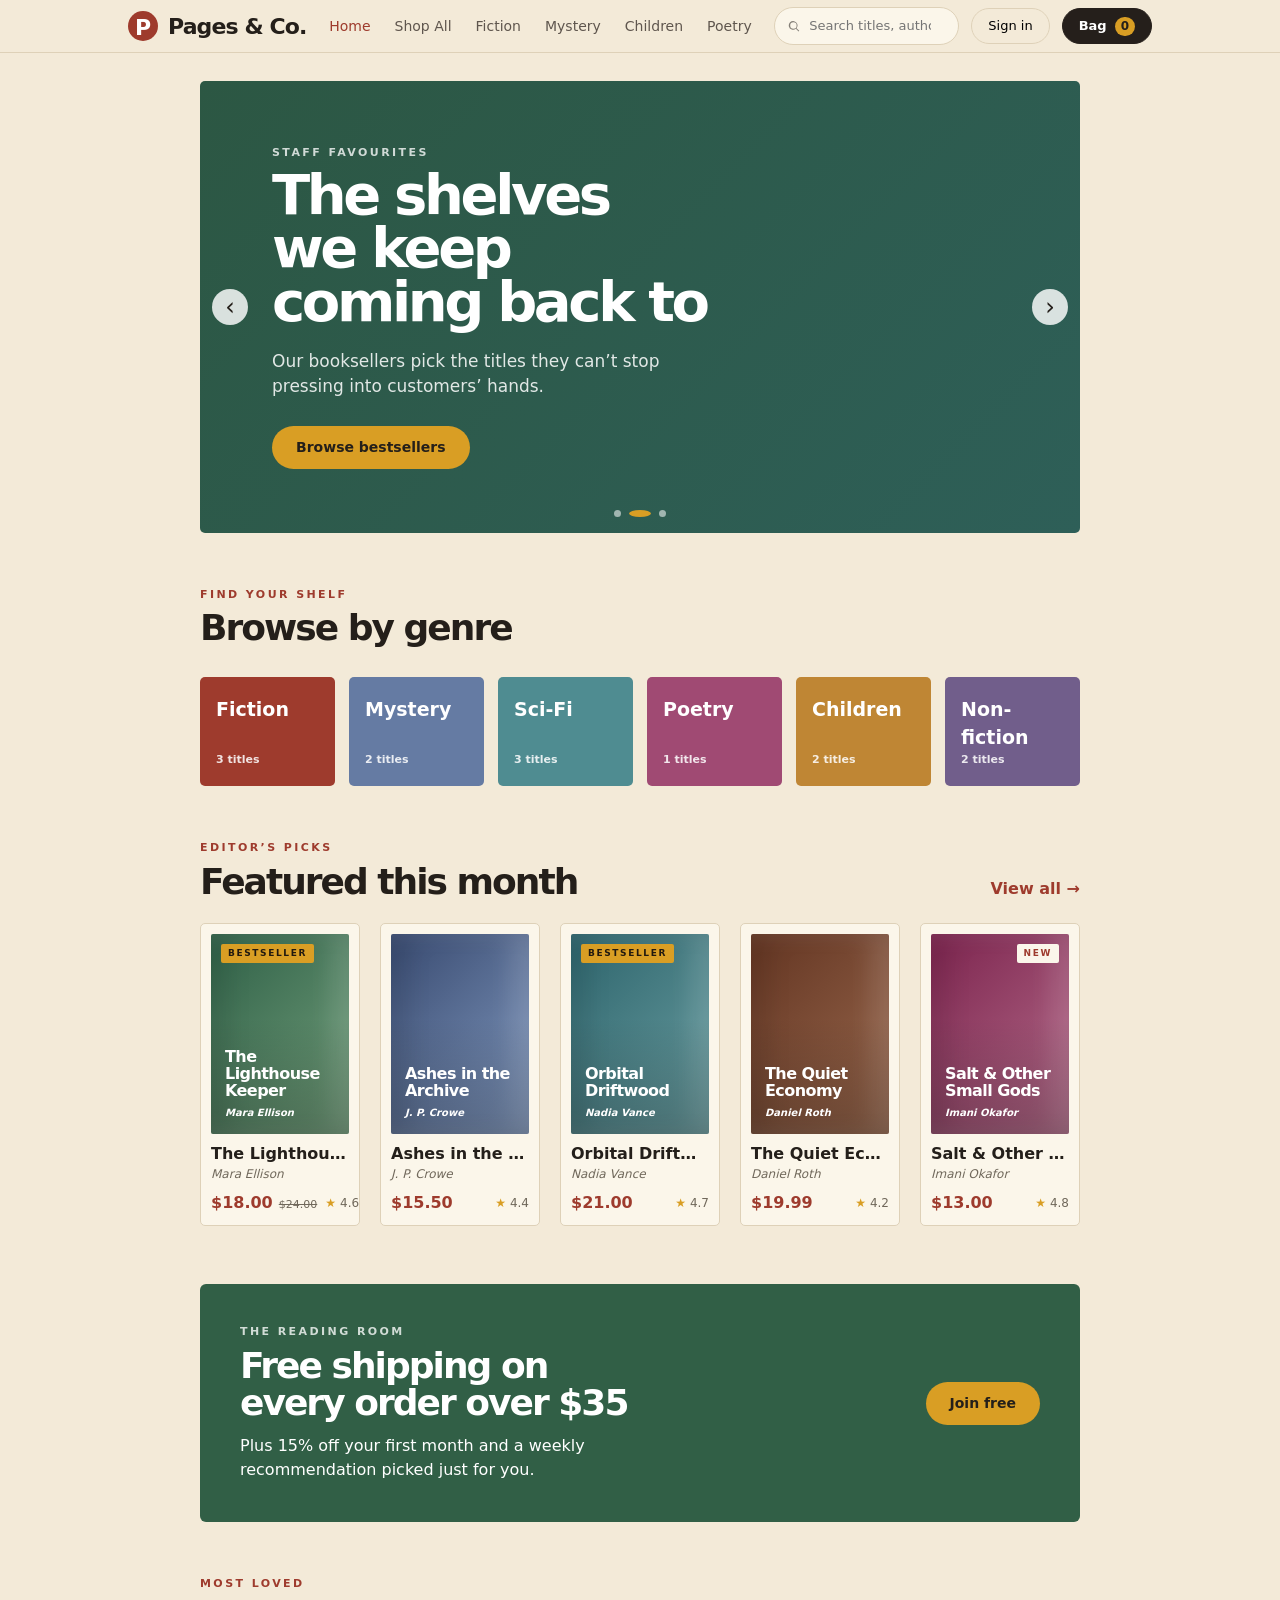
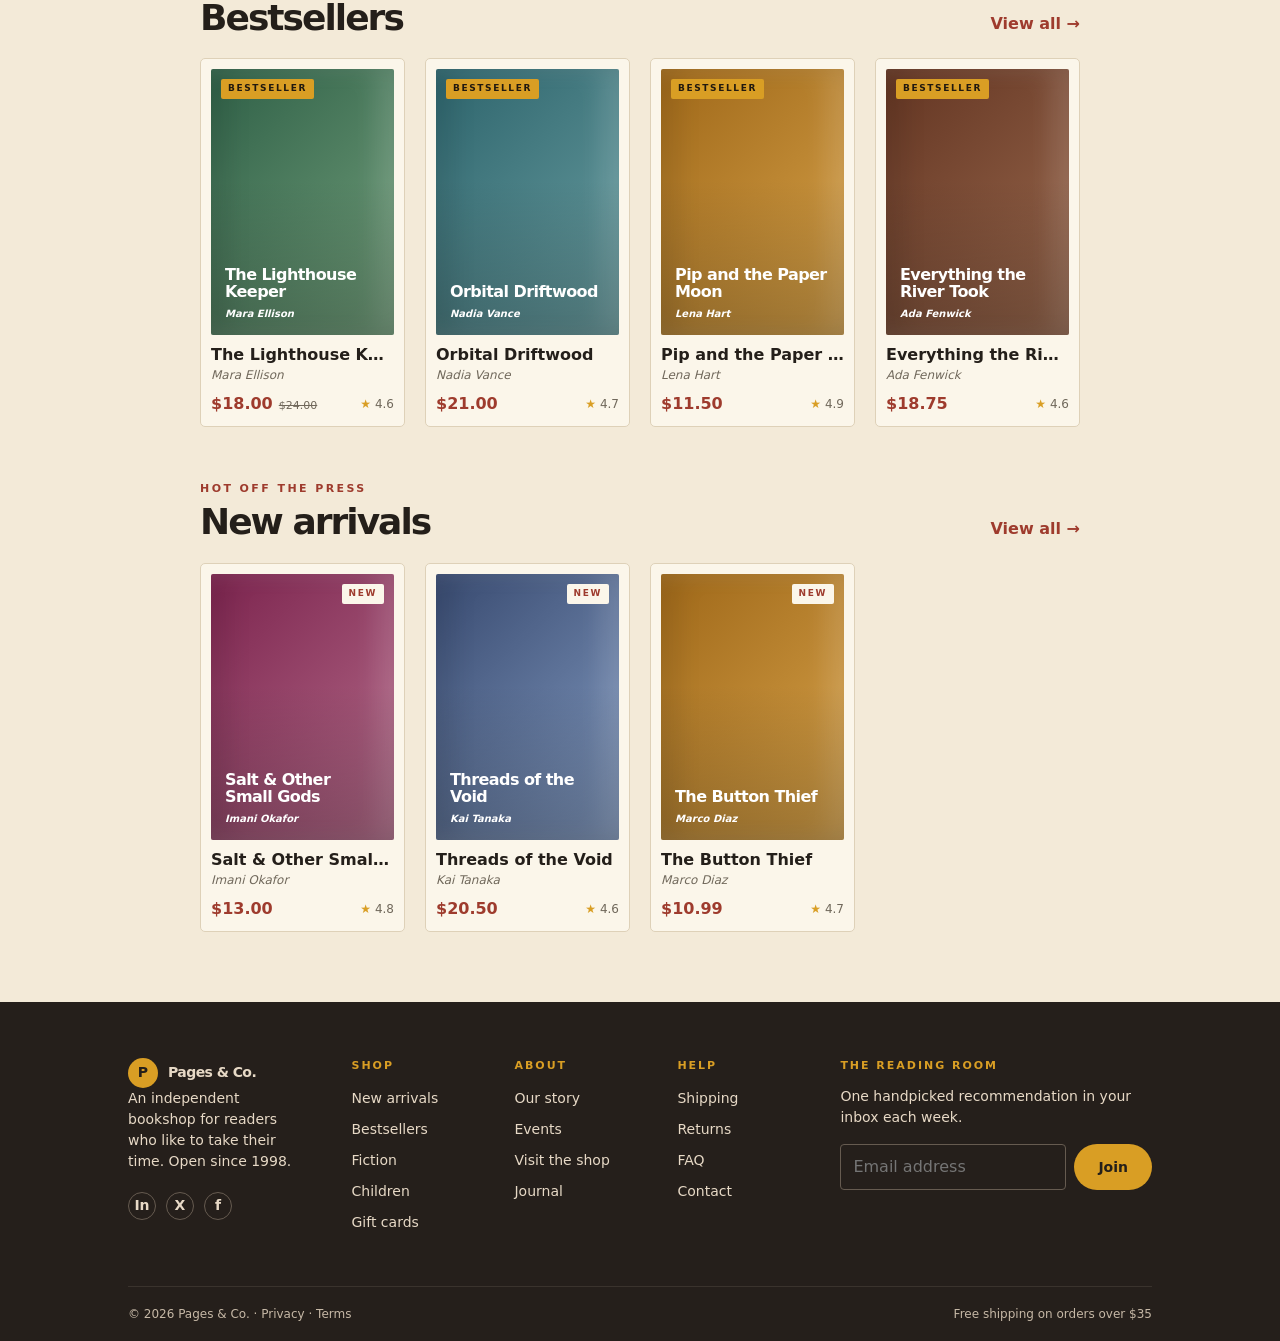
<file: index.html>
<!doctype html>
<html lang="en">
<head>
  <meta charset="utf-8" />
  <meta name="viewport" content="width=device-width, initial-scale=1.0" />

  <title>Pages & Co. | Home</title>
  <link rel="stylesheet" href="css/base/variables.css" />
  <link rel="stylesheet" href="css/base/reset.css" />
  <link rel="stylesheet" href="css/base/layout.css" />
  <link rel="stylesheet" href="css/base/typography.css" />
  <link rel="stylesheet" href="css/base/buttons.css" />
  <link rel="stylesheet" href="css/components/header.css" />
  <link rel="stylesheet" href="css/components/footer.css" />
  <link rel="stylesheet" href="css/components/book-card.css" />
  <link rel="stylesheet" href="css/components/modal.css" />
  <link rel="stylesheet" href="css/pages/home.css" />
  <link rel="stylesheet" href="css/responsive.css" />

</head>

<body data-page="home">
  <a class="skip-link" href="#main">Skip to content</a>
  
  <div id="site-header"></div>

  <main id="main">
    <section class="hero-slider container" aria-label="Staff favourites">
      <button class="slider-btn slider-prev" type="button" aria-label="Previous slide">‹</button>
      <div class="hero-content">
        <p class="eyebrow light">Staff favourites</p>
        <h1 id="hero-title">The shelves<br />we keep<br />coming back to</h1>
        <p id="hero-text">Our booksellers pick the titles they can’t stop pressing into customers’ hands.</p>
        <a class="btn btn-gold" href="books.html">Browse bestsellers</a>
      </div>
      <button class="slider-btn slider-next" type="button" aria-label="Next slide">›</button>
      <div class="slider-dots" aria-label="Slider pagination">
        <button class="dot" type="button" aria-label="Slide 1"></button>
        <button class="dot active" type="button" aria-label="Slide 2"></button>
        <button class="dot" type="button" aria-label="Slide 3"></button>
      </div>
    </section>

    <section class="section container genre-section" aria-labelledby="genre-title">
      <p class="eyebrow">Find your shelf</p>
      <h2 id="genre-title">Browse by genre</h2>
      <div class="genre-grid" id="genre-grid"></div>
    </section>

    <section class="section container product-section" aria-labelledby="featured-title">
      <div class="section-head">
        <div>
          <p class="eyebrow">Editor’s picks</p>
          <h2 id="featured-title">Featured this month</h2>
        </div>
        <a href="books.html">View all →</a>
      </div>
      <div class="book-grid book-grid-five" id="featured-grid"></div>
    </section>

    <section class="promo container" aria-label="Reading room promotion">
      <div>
        <p class="eyebrow light">The reading room</p>
        <h2>Free shipping on<br />every order over $35</h2>
        <p>Plus 15% off your first month and a weekly recommendation picked just for you.</p>
      </div>
      <button class="btn btn-gold" type="button" data-newsletter-trigger>Join free</button>
    </section>

    <section class="section container product-section" aria-labelledby="bestseller-title">
      <div class="section-head">
        <div>
          <p class="eyebrow">Most loved</p>
          <h2 id="bestseller-title">Bestsellers</h2>
        </div>
        <a href="books.html?filter=bestseller">View all →</a>
      </div>
      <div class="book-grid book-grid-four" id="bestseller-grid"></div>
    </section>

    <section class="section container product-section" aria-labelledby="new-title">
      <div class="section-head">
        <div>
          <p class="eyebrow">Hot off the press</p>
          <h2 id="new-title">New arrivals</h2>
        </div>
        <a href="books.html?filter=new">View all →</a>
      </div>
      <div class="book-grid book-grid-four" id="new-grid"></div>
    </section>
  </main>

  <div id="site-footer"></div>
  <div id="login-modal-root"></div>
  <script defer src="js/data/books.js"></script>
  <script defer src="js/utils/dom.js"></script>
  <script defer src="js/components/toast.js"></script>
  <script defer src="js/components/header.js"></script>
  <script defer src="js/components/footer.js"></script>
  <script defer src="js/components/login-modal.js"></script>
  <script defer src="js/components/bag.js"></script>
  <script defer src="js/components/book-card.js"></script>
  <script defer src="js/main.js"></script> 
  <script defer src="js/pages/home.js"></script>

</body>
</html>
</file>
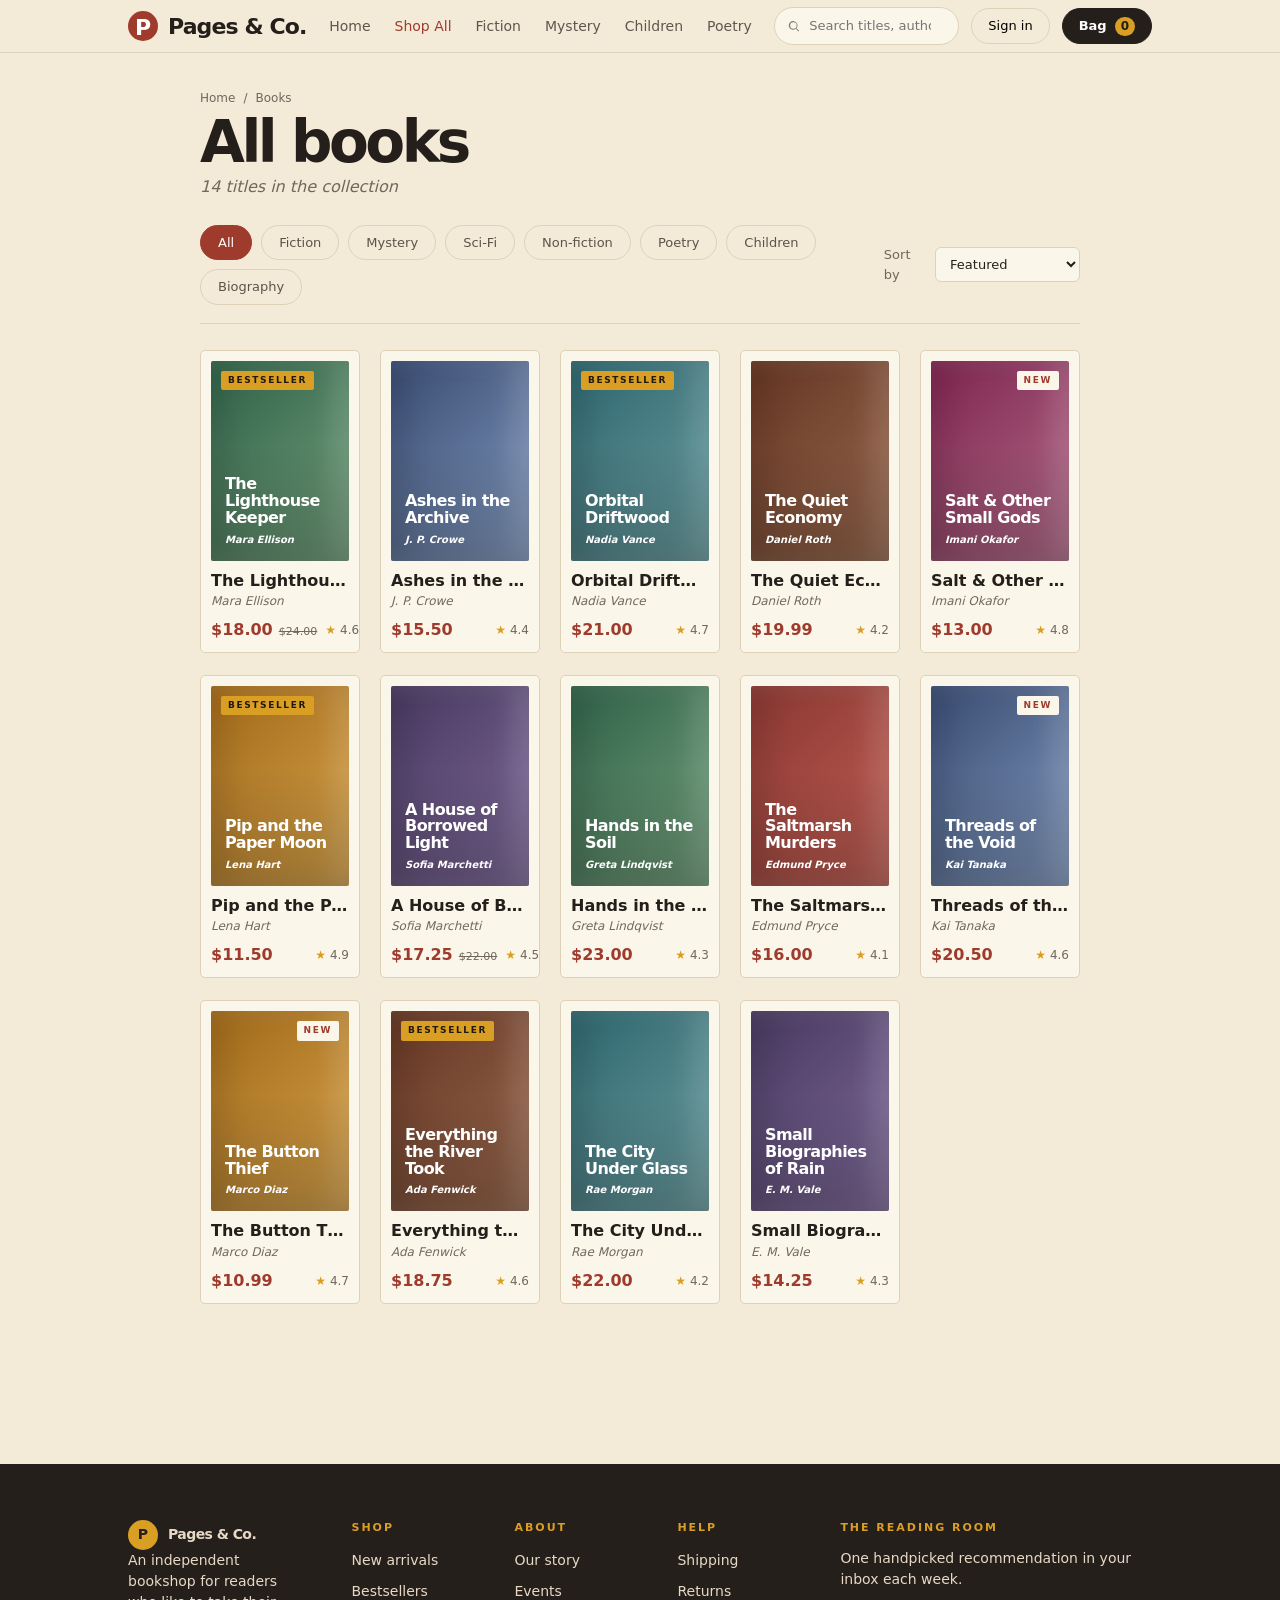
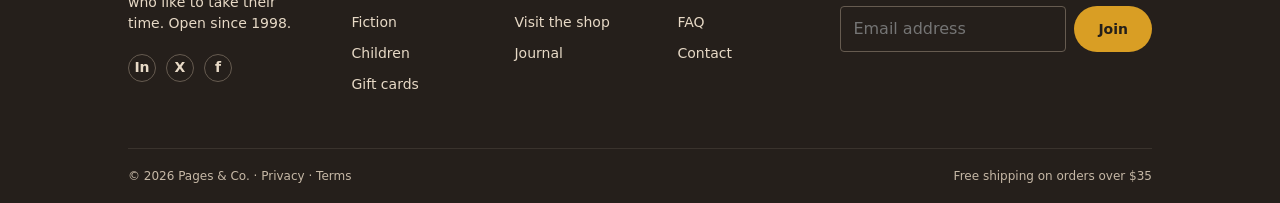
<file: books.html>
<!doctype html>
<html lang="en">
<head>
  <meta charset="utf-8" />
  <meta name="viewport" content="width=device-width, initial-scale=1" />
  <title>Pages & Co. | All books</title>
  <link rel="stylesheet" href="css/base/variables.css" />
  <link rel="stylesheet" href="css/base/reset.css" />
  <link rel="stylesheet" href="css/base/layout.css" />
  <link rel="stylesheet" href="css/base/typography.css" />
  <link rel="stylesheet" href="css/base/buttons.css" />
  <link rel="stylesheet" href="css/components/header.css" />
  <link rel="stylesheet" href="css/components/footer.css" />
  <link rel="stylesheet" href="css/components/book-card.css" />
  <link rel="stylesheet" href="css/components/modal.css" />
  <link rel="stylesheet" href="css/pages/books.css" />
  <link rel="stylesheet" href="css/responsive.css" />
</head>
<body data-page="books">
  <a class="skip-link" href="#main">Skip to content</a>
  <div id="site-header"></div>

  <main id="main" class="container list-page">
    <nav class="breadcrumb" aria-label="Breadcrumb">
      <a href="index.html">Home</a><span>/</span><span>Books</span>
    </nav>

    <header class="page-title-row">
      <div>
        <h1>All books</h1>
        <p><span id="book-count">14</span> titles in the collection</p>
      </div>
    </header>

    <section class="catalog-toolbar" aria-label="Book controls">
      <div class="filter-pills" id="filter-pills"></div>
      <label class="sort-control">
        <span>Sort by</span>
        <select id="sort-select" aria-label="Sort books">
          <option value="featured">Featured</option>
          <option value="price-low">Price: Low to high</option>
          <option value="price-high">Price: High to low</option>
          <option value="rating">Rating</option>
          <option value="newest">Newest</option>
        </select>
      </label>
    </section>

    <section aria-label="Book results">
      <div class="book-grid catalog-grid" id="catalog-grid"></div>
      <p class="empty-state" id="empty-state" hidden>No books match your search.</p>
    </section>
  </main>

  <div id="site-footer"></div>
  <div id="login-modal-root"></div>
  <script defer src="js/data/books.js"></script>
  <script defer src="js/utils/dom.js"></script>
  <script defer src="js/components/toast.js"></script>
  <script defer src="js/components/header.js"></script>
  <script defer src="js/components/footer.js"></script>
  <script defer src="js/components/login-modal.js"></script>
  <script defer src="js/components/bag.js"></script>
  <script defer src="js/components/book-card.js"></script>
  <script defer src="js/main.js"></script>
  <script defer src="js/pages/books.js"></script>
</body>
</html>
</file>
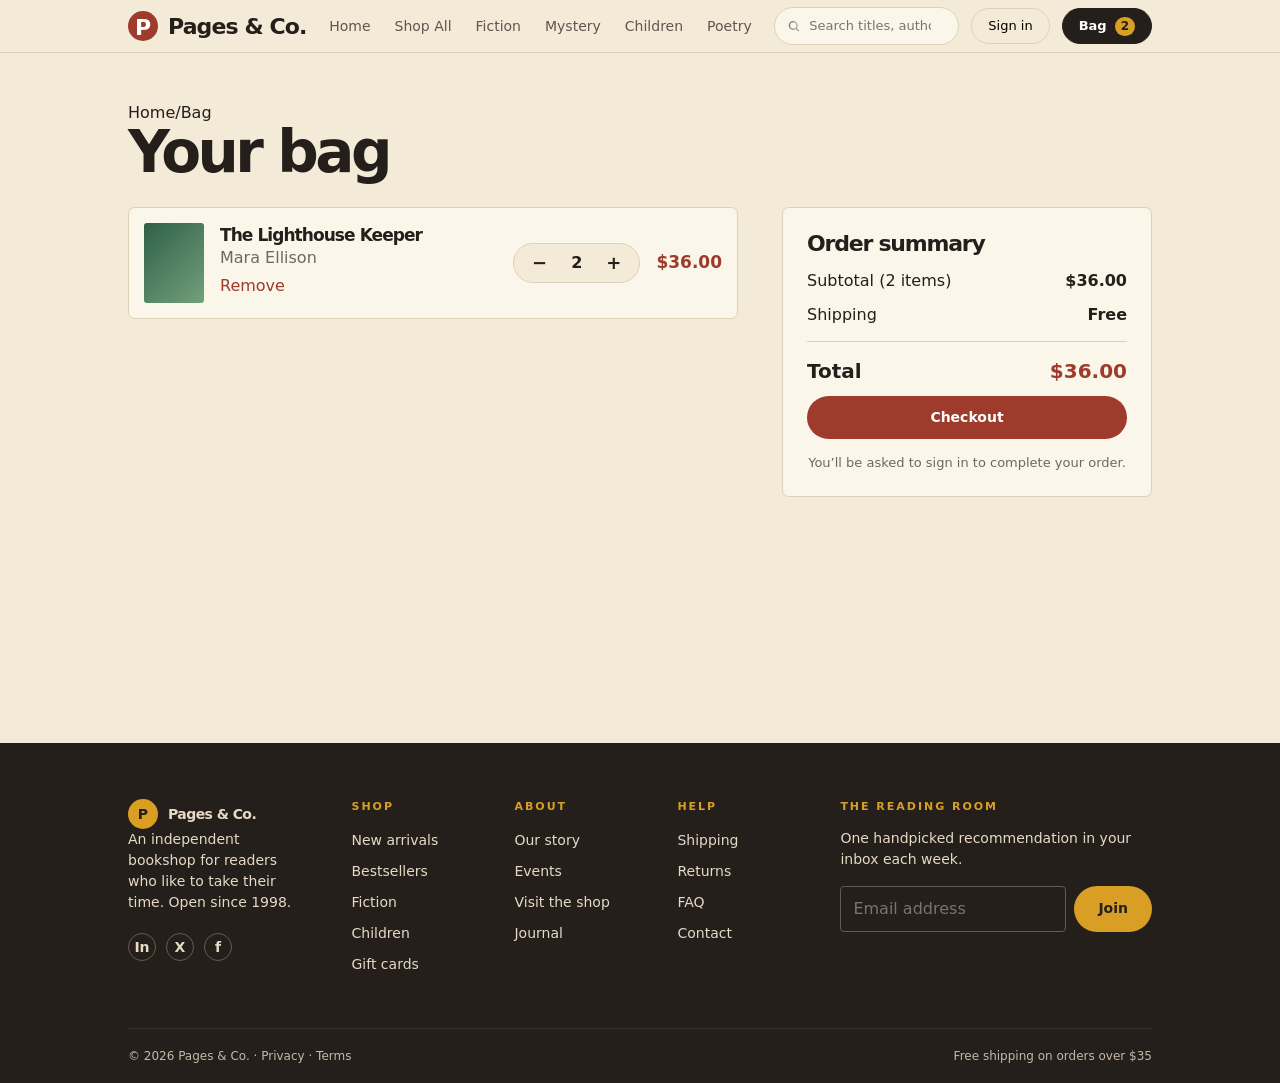
<file: checkout.html>
<!doctype html>
<html lang="en">
<head>
  <meta charset="utf-8" />
  <meta name="viewport" content="width=device-width, initial-scale=1" />
  <title>Pages & Co. | Your bag</title>
  <link rel="stylesheet" href="css/base/variables.css" />
  <link rel="stylesheet" href="css/base/reset.css" />
  <link rel="stylesheet" href="css/base/layout.css" />
  <link rel="stylesheet" href="css/base/typography.css" />
  <link rel="stylesheet" href="css/base/buttons.css" />
  <link rel="stylesheet" href="css/components/header.css" />
  <link rel="stylesheet" href="css/components/footer.css" />
  <link rel="stylesheet" href="css/components/book-card.css" />
  <link rel="stylesheet" href="css/components/modal.css" />
  <link rel="stylesheet" href="css/pages/checkout.css" />
  <link rel="stylesheet" href="css/responsive.css" />
</head>
<body data-page="checkout">
  <a class="skip-link" href="#main">Skip to content</a>
  <div id="site-header"></div>

  <main id="main" class="wide-container checkout-page">
    <nav class="breadcrumb" aria-label="Breadcrumb">
      <a href="index.html">Home</a><span>/</span><span>Bag</span>
    </nav>

    <h1>Your bag</h1>
    <section class="checkout-layout" aria-label="Checkout">
      <div class="bag-list" id="bag-list"></div>
      <aside class="summary-card" aria-label="Order summary">
        <h2>Order summary</h2>
        <div class="summary-line"><span>Subtotal (<span id="summary-count">0</span> items)</span><strong id="summary-subtotal">$0.00</strong></div>
        <div class="summary-line"><span>Shipping</span><strong>Free</strong></div>
        <div class="summary-total"><span>Total</span><strong id="summary-total">$0.00</strong></div>
        <button class="btn btn-primary btn-full" type="button" data-checkout-button>Checkout</button>
        <p>You’ll be asked to sign in to complete your order.</p>
      </aside>
    </section>
  </main>

  <div id="site-footer"></div>
  <div id="login-modal-root"></div>
  <script defer src="js/data/books.js"></script>
  <script defer src="js/utils/dom.js"></script>
  <script defer src="js/components/toast.js"></script>
  <script defer src="js/components/header.js"></script>
  <script defer src="js/components/footer.js"></script>
  <script defer src="js/components/login-modal.js"></script>
  <script defer src="js/components/bag.js"></script>
  <script defer src="js/components/book-card.js"></script>
  <script defer src="js/main.js"></script>
  <script defer src="js/pages/checkout.js"></script>
</body>
</html>
</file>
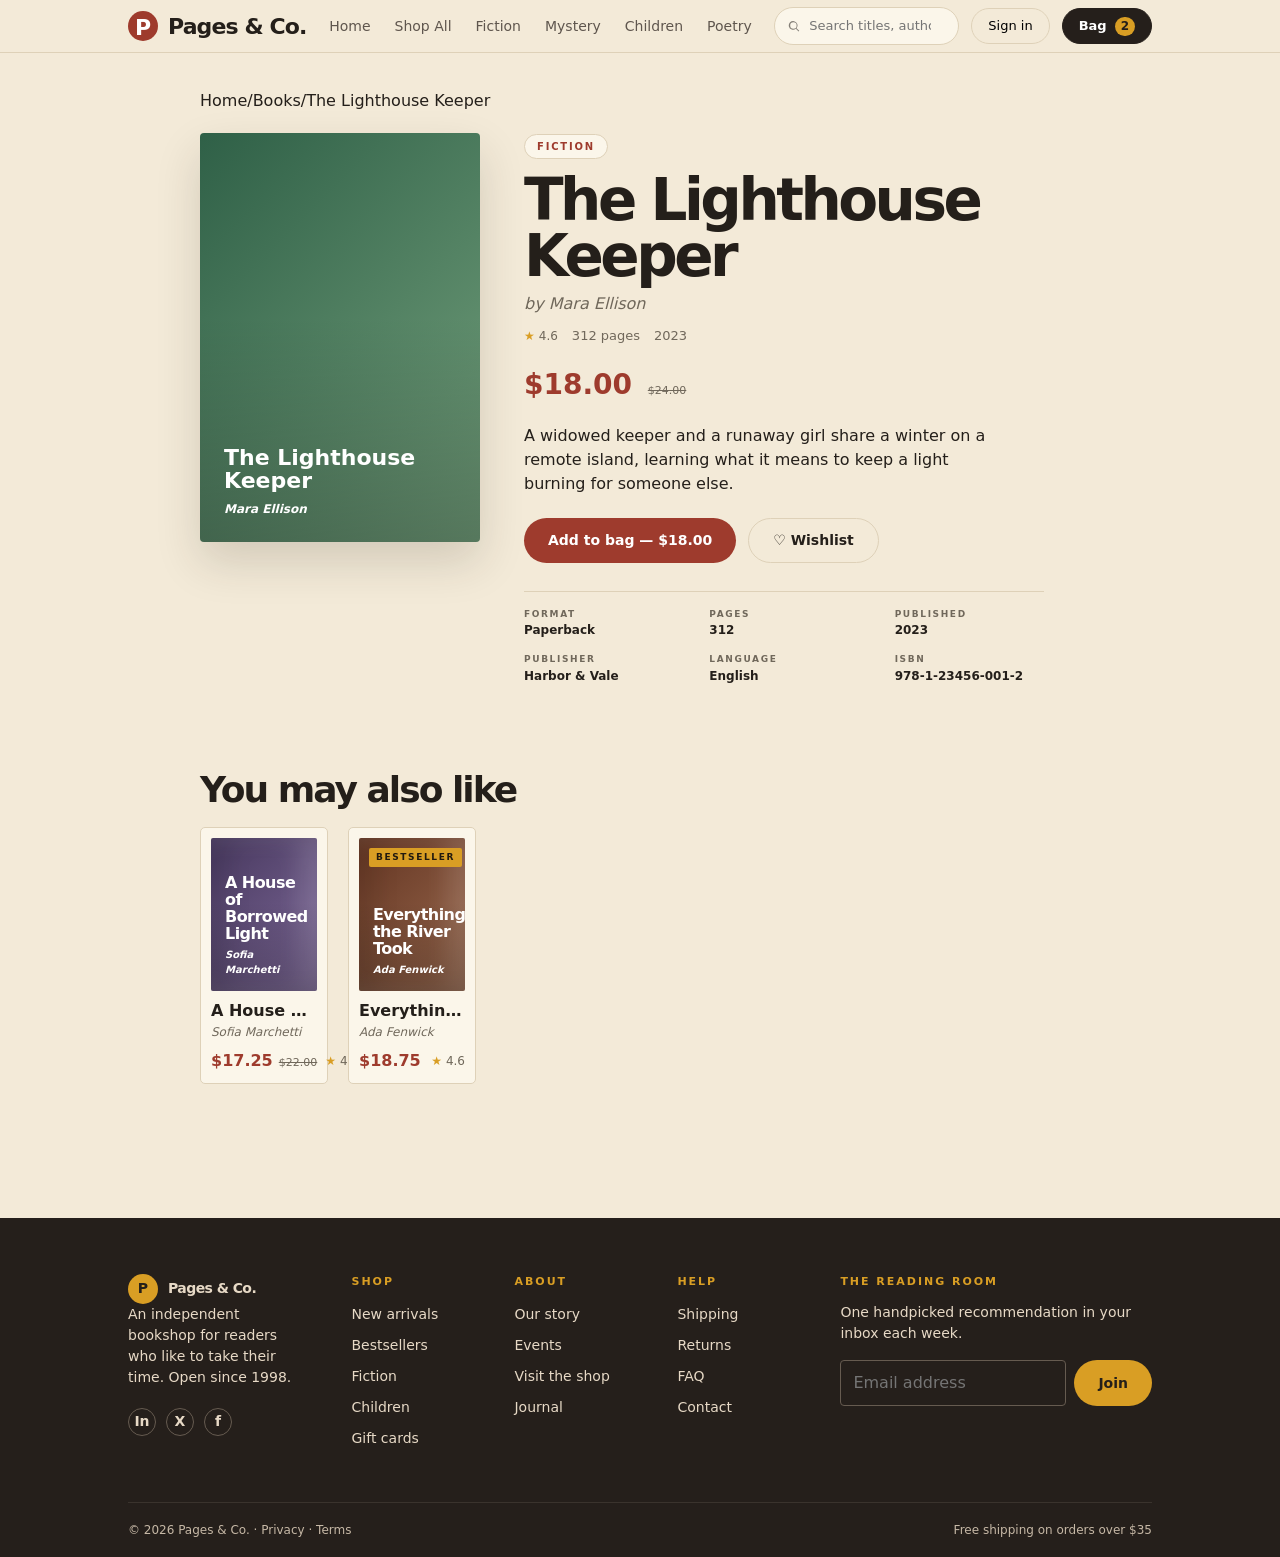
<file: detail.html>
<!doctype html>
<html lang="en">
<head>
  <meta charset="utf-8" />
  <meta name="viewport" content="width=device-width, initial-scale=1" />
  <title>Pages & Co. | Book detail</title>
  <link rel="stylesheet" href="css/base/variables.css" />
  <link rel="stylesheet" href="css/base/reset.css" />
  <link rel="stylesheet" href="css/base/layout.css" />
  <link rel="stylesheet" href="css/base/typography.css" />
  <link rel="stylesheet" href="css/base/buttons.css" />
  <link rel="stylesheet" href="css/components/header.css" />
  <link rel="stylesheet" href="css/components/footer.css" />
  <link rel="stylesheet" href="css/components/book-card.css" />
  <link rel="stylesheet" href="css/components/modal.css" />
  <link rel="stylesheet" href="css/pages/detail.css" />
  <link rel="stylesheet" href="css/responsive.css" />
</head>
<body data-page="detail">
  <a class="skip-link" href="#main">Skip to content</a>
  <div id="site-header"></div>

  <main id="main" class="container detail-page">
    <nav class="breadcrumb" aria-label="Breadcrumb">
      <a href="index.html">Home</a><span>/</span><a href="books.html">Books</a><span>/</span><span id="detail-crumb">The Lighthouse Keeper</span>
    </nav>

    <section class="detail-layout" id="detail-layout" aria-label="Book details"></section>

    <section class="section related-section" aria-labelledby="related-title">
      <h2 id="related-title">You may also like</h2>
      <div class="book-grid related-grid" id="related-grid"></div>
    </section>
  </main>

  <div id="site-footer"></div>
  <div id="login-modal-root"></div>
  <script defer src="js/data/books.js"></script>
  <script defer src="js/utils/dom.js"></script>
  <script defer src="js/components/toast.js"></script>
  <script defer src="js/components/header.js"></script>
  <script defer src="js/components/footer.js"></script>
  <script defer src="js/components/login-modal.js"></script>
  <script defer src="js/components/bag.js"></script>
  <script defer src="js/components/book-card.js"></script>
  <script defer src="js/main.js"></script>
  <script defer src="js/pages/detail.js"></script>
</body>
</html>
</file>
<file: css/base/variables.css>
:root {
  --cream: #f3ead8;
  --cream-2: #fbf6ea;
  --ink: #241f1a;
  --muted: #70685b;
  --line: #ded1b8;
  --brand: #9e3b2d;
  --brand-dark: #7f2f24;
  --gold: #d99e24;
  --dark: #251f1b;
  --white: #fffaf0;
  --green: #2f5b46;
  --radius: 8px;
  --shadow: 0 20px 45px rgba(44, 36, 27, 0.16);
  --font: Inter, ui-sans-serif, system-ui, -apple-system, BlinkMacSystemFont, "Segoe UI", sans-serif;
}
</file>
<file: css/base/layout.css>
.skip-link {
  position: absolute;
  left: -999px;
  top: 12px;
  padding: 8px 12px;
  background: var(--ink);
  color: white;
  border-radius: 6px;
  z-index: 999;
}
.skip-link:focus { left: 12px; }

.container {
  width: min(100% - 32px, 880px);
  margin-inline: auto;
}
.wide-container {
  width: min(100% - 32px, 1024px);
  margin-inline: auto;
}

.section { margin-top: 54px; }
.section-head {
  display: flex;
  align-items: end;
  justify-content: space-between;
  gap: 16px;
  margin-bottom: 22px;
}
.section-head h2 { margin-bottom: 0; }
.section-head a { color: var(--brand); font-weight: 600; }
</file>
<file: css/base/typography.css>
.eyebrow {
  margin: 0 0 6px;
  color: var(--brand);
  font-size: 11px;
  letter-spacing: 0.22em;
  text-transform: uppercase;
  font-weight: 800;
}
.eyebrow.light { color: rgba(255,255,255,.78); }
h1, h2, h3, p { margin-top: 0; }
h1 { font-size: clamp(40px, 6vw, 56px); line-height: 0.96; letter-spacing: -0.06em; }
h2 { font-size: clamp(28px, 3vw, 36px); line-height: 1.05; letter-spacing: -0.055em; }
.price { color: var(--brand); font-weight: 900; }
.old-price { margin-left: 6px; color: var(--muted); text-decoration: line-through; font-size: 11px; font-weight: 500; }
.rating { font-size: 12px; color: var(--muted); }
.rating::before { content: "★"; color: var(--gold); margin-right: 4px; }
</file>
<file: css/base/buttons.css>
.btn {
  border: 0;
  border-radius: 999px;
  padding: 11px 24px;
  display: inline-flex;
  align-items: center;
  justify-content: center;
  font-weight: 800;
  font-size: 14px;
  transition: transform .18s ease, box-shadow .18s ease, background .18s ease;
}
.btn:hover { transform: translateY(-1px); }
.btn-gold { background: var(--gold); color: var(--ink); }
.btn-primary { background: var(--brand); color: white; }
.btn-primary:hover { background: var(--brand-dark); }
.btn-outline { border: 1px solid var(--line); color: var(--ink); background: transparent; }
.btn-full { width: 100%; }
</file>
<file: css/components/header.css>
.site-header {
  position: sticky;
  top: 0;
  z-index: 20;
  background: rgba(243, 234, 216, 0.96);
  border-bottom: 1px solid var(--line);
  backdrop-filter: blur(8px);
}
.header-inner {
  width: min(100% - 32px, 1024px);
  margin-inline: auto;
  min-height: 52px;
  display: flex;
  align-items: center;
  justify-content: space-between;
  gap: 20px;
}
.logo {
  display: inline-flex;
  align-items: center;
  gap: 10px;
  font-weight: 800;
  font-size: 22px;
  letter-spacing: -0.04em;
  white-space: nowrap;
}
.logo-mark {
  width: 30px;
  height: 30px;
  border-radius: 50%;
  display: inline-grid;
  place-items: center;
  color: white;
  background: var(--brand);
  font-weight: 800;
  letter-spacing: 0;
}
.nav { display: flex; align-items: center; gap: 24px; }
.nav a { color: #5f564e; font-size: 14px; }
.nav a:hover, .nav a.active { color: var(--brand); }
.header-actions { display: flex; align-items: center; gap: 12px; }
.search-box { position: relative; display: flex; align-items: center; }
.search-box svg { position: absolute; left: 13px; width: 14px; height: 14px; opacity: .55; }
.search-box input {
  width: 185px;
  border: 1px solid var(--line);
  border-radius: 999px;
  background: var(--cream-2);
  padding: 8px 14px 8px 34px;
  outline: 0;
  font-size: 13px;
}
.search-box input:focus { border-color: var(--brand); }
.header-signin, .bag-link {
  border: 1px solid var(--line);
  border-radius: 999px;
  padding: 7px 16px;
  background: transparent;
  font-size: 13px;
  white-space: nowrap;
}
.bag-link {
  background: var(--dark);
  color: white;
  border-color: var(--dark);
  display: inline-flex;
  gap: 8px;
  align-items: center;
  font-weight: 700;
}
.bag-count {
  min-width: 19px;
  height: 19px;
  padding-inline: 6px;
  border-radius: 999px;
  display: inline-grid;
  place-items: center;
  background: var(--gold);
  color: var(--ink);
  font-size: 12px;
}
.mobile-toggle { display: none; }
</file>
<file: css/components/footer.css>
.site-footer {
  background: var(--dark);
  color: #f8ecd8;
  margin-top: 70px;
}
.footer-main {
  width: min(100% - 32px, 1024px);
  margin-inline: auto;
  padding: 56px 0 52px;
  display: grid;
  grid-template-columns: 1.4fr .9fr .9fr .9fr 1.45fr;
  gap: 54px;
}
.footer-logo .logo-mark { background: var(--gold); color: var(--ink); }
.footer-logo { font-size: 20px; }
.footer-main p, .footer-main a { color: #e7d9c6; font-size: 14px; }
.footer-main h3 { color: var(--gold); text-transform: uppercase; letter-spacing: .18em; font-size: 11px; margin: 0 0 12px; }
.footer-main ul { list-style: none; margin: 0; padding: 0; display: grid; gap: 7px; }
.socials { display: flex; gap: 10px; margin-top: 20px; }
.socials a {
  width: 28px;
  height: 28px;
  border: 1px solid #665b50;
  border-radius: 50%;
  display: grid;
  place-items: center;
  font-weight: 700;
}
.newsletter-form { display: flex; gap: 8px; margin-top: 16px; }
.newsletter-form input {
  min-width: 0;
  border: 1px solid #665b50;
  background: transparent;
  color: white;
  border-radius: 4px;
  padding: 10px 12px;
}
.footer-bottom {
  border-top: 1px solid #3a332d;
  width: min(100% - 32px, 1024px);
  margin-inline: auto;
  padding: 18px 0;
  display: flex;
  justify-content: space-between;
  gap: 16px;
  color: #c6b8a6;
  font-size: 12px;
}
</file>
<file: css/components/book-card.css>
.book-grid { display: grid; gap: 20px; }
.book-grid-five { grid-template-columns: repeat(5, 1fr); }
.book-grid-four { grid-template-columns: repeat(4, 1fr); }
.catalog-grid { grid-template-columns: repeat(5, 1fr); row-gap: 22px; }
.related-grid { grid-template-columns: repeat(2, 128px); align-items: start; }
.book-card {
  border: 1px solid var(--line);
  background: var(--cream-2);
  border-radius: 5px;
  padding: 10px;
  min-width: 0;
  transition: transform .18s ease, box-shadow .18s ease;
}
.book-card:hover { transform: translateY(-3px); box-shadow: 0 12px 24px rgba(43,34,22,.10); }
.book-cover {
  position: relative;
  aspect-ratio: 3 / 4.35;
  border-radius: 2px;
  padding: 14px;
  display: flex;
  flex-direction: column;
  justify-content: end;
  color: white;
  overflow: hidden;
  box-shadow: inset -18px 0 24px rgba(255,255,255,.12), inset 18px 0 24px rgba(0,0,0,.08);
}
.book-cover::after {
  content: "";
  position: absolute;
  inset: 0;
  background: linear-gradient(to top, rgba(0,0,0,.25), transparent 58%);
}
.cover-text { position: relative; z-index: 1; }
.cover-title { display: block; font-weight: 900; line-height: 1.05; font-size: 16px; letter-spacing: -0.035em; }
.cover-author { display: block; margin-top: 5px; font-size: 10px; font-style: italic; font-weight: 700; }
.badge {
  position: absolute;
  z-index: 2;
  top: 10px;
  left: 10px;
  border-radius: 2px;
  padding: 3px 7px;
  background: var(--gold);
  color: #21190f;
  font-size: 9px;
  text-transform: uppercase;
  letter-spacing: .18em;
  font-weight: 900;
}
.badge.new { left: auto; right: 10px; background: var(--cream-2); color: var(--brand); }
.card-title {
  display: block;
  margin-top: 10px;
  font-weight: 900;
  line-height: 1.2;
  white-space: nowrap;
  overflow: hidden;
  text-overflow: ellipsis;
}
.card-author { margin: 2px 0 8px; font-size: 12px; font-style: italic; color: var(--muted); }
.card-meta { display: flex; justify-content: space-between; align-items: center; gap: 8px; }
</file>
<file: css/components/modal.css>
.modal-backdrop {
  position: fixed;
  inset: 0;
  z-index: 50;
  display: none;
  align-items: center;
  justify-content: center;
  background: rgba(33, 29, 24, .58);
  backdrop-filter: blur(5px);
  padding: 24px;
}
.modal-backdrop.open { display: flex; }
.login-modal {
  position: relative;
  width: min(100%, 400px);
  background: var(--cream-2);
  border-radius: 8px;
  padding: 38px;
  box-shadow: 0 28px 70px rgba(0,0,0,.28);
}
.login-modal .logo-mark { margin-bottom: 22px; }
.modal-close {
  position: absolute;
  right: 30px;
  top: 28px;
  width: 28px;
  height: 28px;
  border: 0;
  background: transparent;
  font-size: 28px;
  color: var(--muted);
}
.login-modal h2 { margin-bottom: 6px; font-size: 30px; }
.login-modal p { color: var(--muted); margin-bottom: 20px; }
.form-field { display: grid; gap: 7px; margin-bottom: 15px; }
.form-field label { text-transform: uppercase; letter-spacing: .12em; font-size: 12px; color: var(--muted); font-weight: 900; }
.form-field input {
  border: 1px solid #cdbf9f;
  border-radius: 5px;
  background: var(--cream-2);
  padding: 12px 14px;
  outline: 0;
}
.form-field input:focus { border-color: var(--brand); }
.create-account { text-align: center; margin: 20px 0 0 !important; }
.create-account a { color: var(--brand); }
.toast {
  position: fixed;
  right: 20px;
  bottom: 20px;
  z-index: 80;
  background: var(--dark);
  color: white;
  border-radius: 8px;
  padding: 12px 16px;
  box-shadow: var(--shadow);
  transform: translateY(14px);
  opacity: 0;
  pointer-events: none;
  transition: .2s ease;
}
.toast.show { opacity: 1; transform: translateY(0); }
</file>
<file: css/pages/home.css>
.hero-slider {
  margin-top: 28px;
  min-height: 428px;
  border-radius: 5px;
  position: relative;
  overflow: hidden;
  background: linear-gradient(135deg, #2c5743 0%, #2e5f58 100%);
  color: white;
  display: flex;
  align-items: center;
  padding: 64px 72px;
}
.hero-content { max-width: 470px; }
.hero-content h1 { margin-bottom: 20px; }
.hero-content p:not(.eyebrow) { max-width: 420px; margin-bottom: 26px; font-size: 17px; color: rgba(255,255,255,.86); }
.slider-btn {
  position: absolute;
  top: 50%;
  transform: translateY(-50%);
  width: 36px;
  height: 36px;
  border-radius: 50%;
  border: 0;
  background: rgba(255,255,255,.82);
  color: var(--ink);
  font-size: 24px;
  line-height: 1;
}
.slider-prev { left: 12px; }
.slider-next { right: 12px; }
.slider-dots {
  position: absolute;
  bottom: 16px;
  left: 0;
  right: 0;
  display: flex;
  justify-content: center;
  gap: 8px;
}
.dot {
  width: 7px;
  height: 7px;
  padding: 0;
  border: 0;
  border-radius: 50%;
  background: rgba(255,255,255,.55);
}
.dot.active { width: 22px; background: var(--gold); }
.genre-grid {
  display: grid;
  grid-template-columns: repeat(6, 1fr);
  gap: 14px;
  margin-top: 20px;
}
.genre-card {
  min-height: 86px;
  border: 0;
  border-radius: 5px;
  color: white;
  text-align: left;
  padding: 18px 16px;
  display: flex;
  flex-direction: column;
  justify-content: space-between;
  transition: transform .18s ease;
}
.genre-card:hover { transform: translateY(-3px); }
.genre-card strong { font-size: 19px; }
.genre-card span { font-size: 11px; font-weight: 800; opacity: .86; }
.promo {
  margin-top: 58px;
  min-height: 224px;
  border-radius: 6px;
  background: #315f46;
  color: white;
  padding: 40px;
  display: flex;
  align-items: center;
  justify-content: space-between;
  gap: 24px;
}
.promo h2 { margin-bottom: 12px; color: white; }
.promo p:not(.eyebrow) { margin-bottom: 0; max-width: 460px; font-size: 16px; }
</file>
<file: css/responsive.css>
@media (max-width: 1060px) {
  .header-inner { gap: 12px; }
  .nav { gap: 15px; }
  .search-box input { width: 160px; }
}
@media (max-width: 880px) {
  .header-inner { flex-wrap: wrap; padding: 10px 0; }
  .mobile-toggle {
    display: inline-grid;
    place-items: center;
    width: 36px;
    height: 36px;
    border: 1px solid var(--line);
    border-radius: 50%;
    background: transparent;
  }
  .nav {
    order: 5;
    display: none;
    width: 100%;
    grid-template-columns: repeat(3, 1fr);
    gap: 8px;
  }
  .nav.open { display: grid; }
  .nav a { padding: 8px 0; }
  .header-actions { margin-left: auto; }
  .search-box input { width: 190px; }
  .hero-slider { padding: 54px 44px; }
  .genre-grid { grid-template-columns: repeat(3, 1fr); }
  .book-grid-five, .book-grid-four, .catalog-grid { grid-template-columns: repeat(3, 1fr); }
  .detail-layout, .checkout-layout { grid-template-columns: 1fr; }
  .detail-cover { max-width: 330px; }
  .footer-main { grid-template-columns: repeat(2, 1fr); gap: 30px; }
}
@media (max-width: 640px) {
  .container, .wide-container, .header-inner, .footer-main, .footer-bottom { width: min(100% - 24px, 520px); }
  .header-actions { width: 100%; order: 4; justify-content: space-between; }
  .search-box { flex: 1; }
  .search-box input { width: 100%; }
  .hero-slider { margin-top: 16px; min-height: 380px; padding: 54px 34px; }
  .slider-prev { left: 8px; }
  .slider-next { right: 8px; }
  .section-head { align-items: start; }
  .genre-grid { grid-template-columns: repeat(2, 1fr); }
  .book-grid-five, .book-grid-four, .catalog-grid { grid-template-columns: repeat(2, minmax(0, 1fr)); gap: 14px; }
  .catalog-toolbar { align-items: start; flex-direction: column; }
  .sort-control { width: 100%; justify-content: space-between; }
  .sort-control select { flex: 1; }
  .promo { flex-direction: column; align-items: start; padding: 28px; }
  .detail-actions { flex-direction: column; align-items: stretch; }
  .spec-grid { grid-template-columns: repeat(2, 1fr); }
  .related-grid { grid-template-columns: repeat(2, minmax(0, 1fr)); }
  .bag-card { grid-template-columns: 56px minmax(0, 1fr); }
  .qty-control, .line-total { justify-self: start; }
  .footer-main { grid-template-columns: 1fr; }
  .footer-bottom { flex-direction: column; }
  .login-modal { padding: 30px 24px; }
}
@media (max-width: 390px) {
  .book-grid-five, .book-grid-four, .catalog-grid, .genre-grid { grid-template-columns: 1fr; }
}
</file>
<file: css/pages/books.css>
.list-page { padding: 36px 0 90px; }
.breadcrumb {
  display: flex;
  align-items: center;
  gap: 8px;
  margin: 0 0 8px;
  color: var(--muted);
  font-size: 12px;
}
.breadcrumb a:hover { color: var(--brand); }
.page-title-row h1 { margin-bottom: 4px; font-size: clamp(44px, 6vw, 58px); }
.page-title-row p { margin-bottom: 26px; font-style: italic; color: var(--muted); }
.catalog-toolbar {
  border-bottom: 1px solid var(--line);
  padding-bottom: 18px;
  margin-bottom: 26px;
  display: flex;
  align-items: center;
  justify-content: space-between;
  gap: 16px;
}
.filter-pills { display: flex; flex-wrap: wrap; gap: 9px; }
.filter-pill {
  border: 1px solid var(--line);
  background: transparent;
  color: #5d5349;
  border-radius: 999px;
  padding: 7px 17px;
  font-size: 13px;
}
.filter-pill.active { background: var(--brand); border-color: var(--brand); color: white; }
.sort-control { display: flex; align-items: center; gap: 9px; font-size: 13px; color: var(--muted); }
.sort-control select {
  min-width: 130px;
  border: 1px solid var(--line);
  border-radius: 6px;
  background: var(--cream-2);
  padding: 8px 10px;
  color: var(--ink);
}
.empty-state { padding: 30px; border: 1px dashed var(--line); border-radius: 8px; text-align: center; color: var(--muted); }
</file>
<file: css/pages/checkout.css>
.checkout-page { padding: 48px 0 165px; min-height: 620px; }
.checkout-page h1 { margin-bottom: 4px; font-size: clamp(44px, 6vw, 58px); }
.checkout-layout {
  display: grid;
  grid-template-columns: minmax(0, 1fr) 370px;
  gap: 44px;
  align-items: start;
  margin-top: 26px;
}
.bag-card, .summary-card {
  border: 1px solid var(--line);
  background: var(--cream-2);
  border-radius: 7px;
}
.bag-card {
  min-height: 112px;
  padding: 15px;
  display: grid;
  grid-template-columns: 60px minmax(0, 1fr) auto auto;
  gap: 16px;
  align-items: center;
}
.bag-thumb { height: 80px; border-radius: 3px; }
.bag-title { font-size: 17px; font-weight: 900; margin: 0; }
.bag-author { margin: 1px 0 4px; color: var(--muted); }
.remove-btn { padding: 0; border: 0; background: transparent; color: var(--brand); }
.qty-control {
  display: inline-flex;
  align-items: center;
  gap: 18px;
  border: 1px solid var(--line);
  border-radius: 999px;
  padding: 7px 12px;
  background: var(--cream);
  font-weight: 900;
}
.qty-control button { border: 0; background: transparent; font-size: 18px; line-height: 1; color: var(--ink); }
.line-total { color: var(--brand); font-weight: 900; font-size: 17px; }
.summary-card { padding: 24px; }
.summary-card h2 { font-size: 22px; margin-bottom: 14px; }
.summary-line, .summary-total { display: flex; justify-content: space-between; gap: 14px; margin: 10px 0; }
.summary-total { border-top: 1px solid var(--line); padding-top: 14px; margin-top: 14px; font-size: 20px; font-weight: 900; }
.summary-total strong { color: var(--brand); }
.summary-card p { margin: 14px 0 0; text-align: center; color: var(--muted); font-size: 13px; }
.empty-bag { border: 1px dashed var(--line); border-radius: 8px; padding: 28px; background: rgba(255,250,240,.45); }
</file>
<file: css/pages/detail.css>
.detail-page { padding: 36px 0 64px; }
.detail-layout {
  display: grid;
  grid-template-columns: 280px minmax(0, 1fr);
  gap: 44px;
  align-items: start;
  margin-top: 20px;
}
.detail-cover {
  width: 100%;
  aspect-ratio: 3 / 4.38;
  border-radius: 4px;
  padding: 24px;
  display: flex;
  flex-direction: column;
  justify-content: end;
  color: white;
  box-shadow: var(--shadow);
  position: relative;
  overflow: hidden;
}
.detail-cover::after {
  content: "";
  position: absolute;
  inset: 0;
  background: linear-gradient(to top, rgba(0,0,0,.25), transparent 55%);
}
.detail-cover > * { position: relative; z-index: 1; }
.detail-cover strong { font-size: 22px; line-height: 1.05; }
.detail-cover span { font-size: 12px; font-style: italic; font-weight: 700; margin-top: 8px; }
.detail-info .tag {
  display: inline-flex;
  border: 1px solid var(--line);
  border-radius: 999px;
  padding: 4px 12px;
  color: var(--brand);
  font-size: 10px;
  letter-spacing: .18em;
  text-transform: uppercase;
  font-weight: 900;
  background: var(--cream-2);
}
.detail-info h1 { margin: 14px 0 8px; font-size: clamp(36px, 5vw, 58px); }
.byline { color: var(--muted); font-style: italic; margin-bottom: 10px; }
.detail-stats { display: flex; gap: 14px; align-items: center; color: var(--muted); font-size: 13px; margin-bottom: 18px; }
.detail-price { margin-bottom: 18px; font-size: 28px; }
.detail-desc { max-width: 470px; margin-bottom: 22px; }
.detail-actions { display: flex; gap: 12px; margin-bottom: 28px; }
.spec-grid {
  border-top: 1px solid var(--line);
  display: grid;
  grid-template-columns: repeat(3, 1fr);
  gap: 14px 36px;
  padding-top: 16px;
  max-width: 520px;
}
.spec-grid dt { color: var(--muted); text-transform: uppercase; letter-spacing: .18em; font-size: 9px; font-weight: 900; }
.spec-grid dd { margin: 0; font-size: 12px; font-weight: 700; }
.related-section { margin-top: 70px; }
.related-section h2 { margin-bottom: 18px; }
</file>
